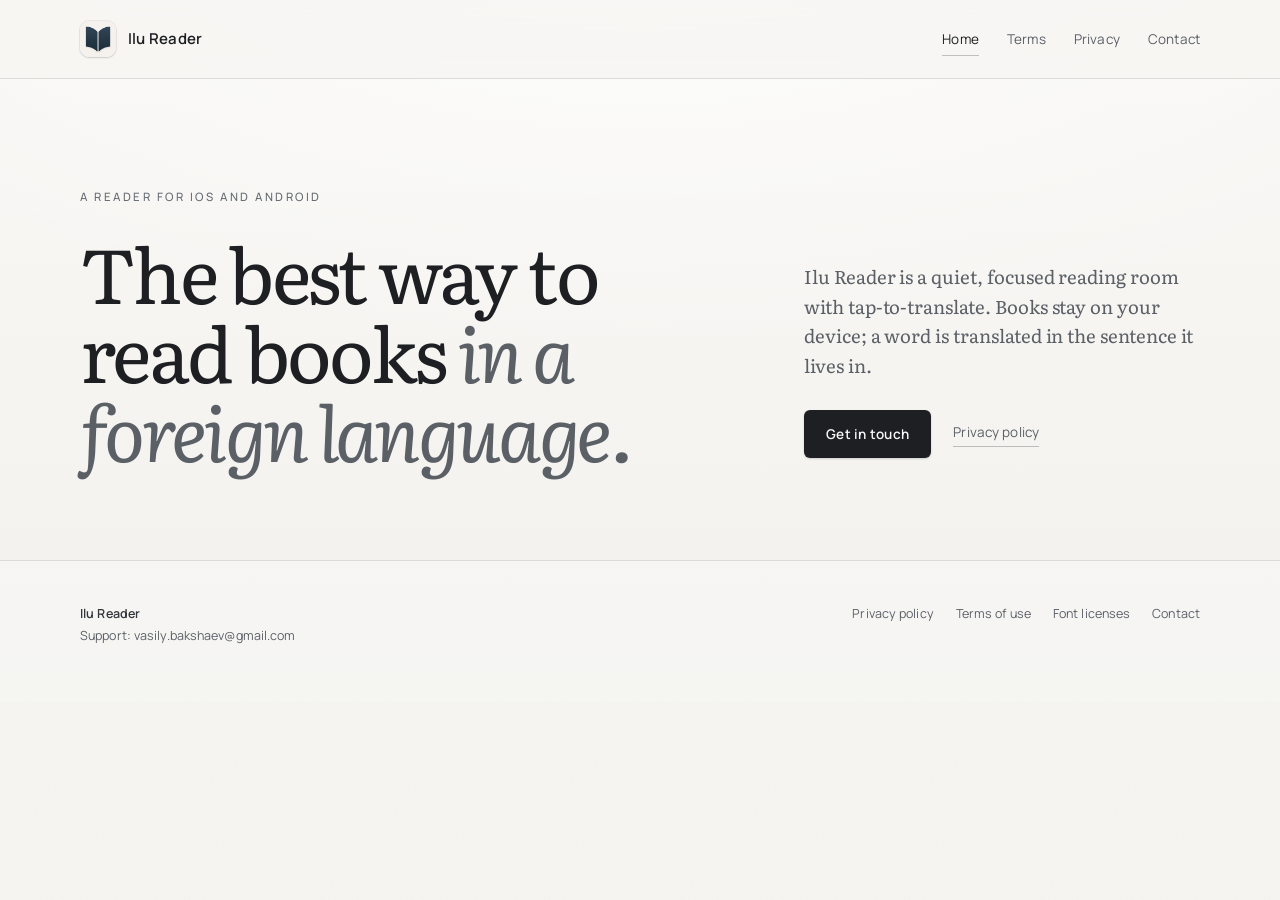
<file: index.html>
<!DOCTYPE html>
<html lang="en">
<head>
  <meta charset="UTF-8">
  <meta name="viewport" content="width=device-width, initial-scale=1.0">
  <meta name="description" content="Ilu Reader — the best way to read books in a foreign language, with tap-to-translate.">
  <meta name="theme-color" content="#f6f5f2">
  <link rel="canonical" href="https://vasilybakshaev.github.io/ilu-reader-legal/index.html">
  <title>Ilu Reader — the best way to read books in a foreign language</title>
  <link rel="icon" type="image/png" href="icon.png">
  <link rel="preload" href="fonts/Literata-Regular.woff2" as="font" type="font/woff2" crossorigin>
  <link rel="preload" href="fonts/Manrope-SemiBold.woff2" as="font" type="font/woff2" crossorigin>
  <link rel="stylesheet" href="styles.css">
</head>
<body>
  <header class="site-header">
    <div class="wrap">
      <a class="brand" href="index.html" aria-label="Ilu Reader — home">
        <img src="icon.png" alt="" width="36" height="36">
        <span>Ilu Reader</span>
      </a>
      <nav class="site-nav" aria-label="Main navigation">
        <a href="index.html" aria-current="page">Home</a>
        <a href="terms.html">Terms</a>
        <a href="privacy-policy.html">Privacy</a>
        <a href="mailto:vasily.bakshaev@gmail.com">Contact</a>
      </nav>
    </div>
  </header>

  <main>
    <section class="hero">
      <div class="wrap hero-grid">
        <div>
          <p class="eyebrow">A reader for iOS and Android</p>
          <h1>The best way to read books <em>in a foreign language.</em></h1>
        </div>
        <div class="hero-aside">
          <p class="lead">Ilu Reader is a quiet, focused reading room with tap-to-translate. Books stay on your device; a word is translated in the sentence it lives in.</p>
          <div class="actions">
            <a class="button" href="mailto:vasily.bakshaev@gmail.com?subject=Ilu%20Reader">Get in touch</a>
            <a class="text-link" href="privacy-policy.html">Privacy policy</a>
          </div>
        </div>
      </div>
    </section>
  </main>

  <footer class="site-footer">
    <div class="wrap">
      <div>
        <strong>Ilu Reader</strong><br>
        Support: <a href="mailto:vasily.bakshaev@gmail.com">vasily.bakshaev@gmail.com</a>
      </div>
      <nav class="footer-links" aria-label="Legal">
        <a href="privacy-policy.html">Privacy policy</a>
        <a href="terms.html">Terms of use</a>
        <a href="licenses.html">Font licenses</a>
        <a href="mailto:vasily.bakshaev@gmail.com">Contact</a>
      </nav>
    </div>
  </footer>
</body>
</html>
</file>
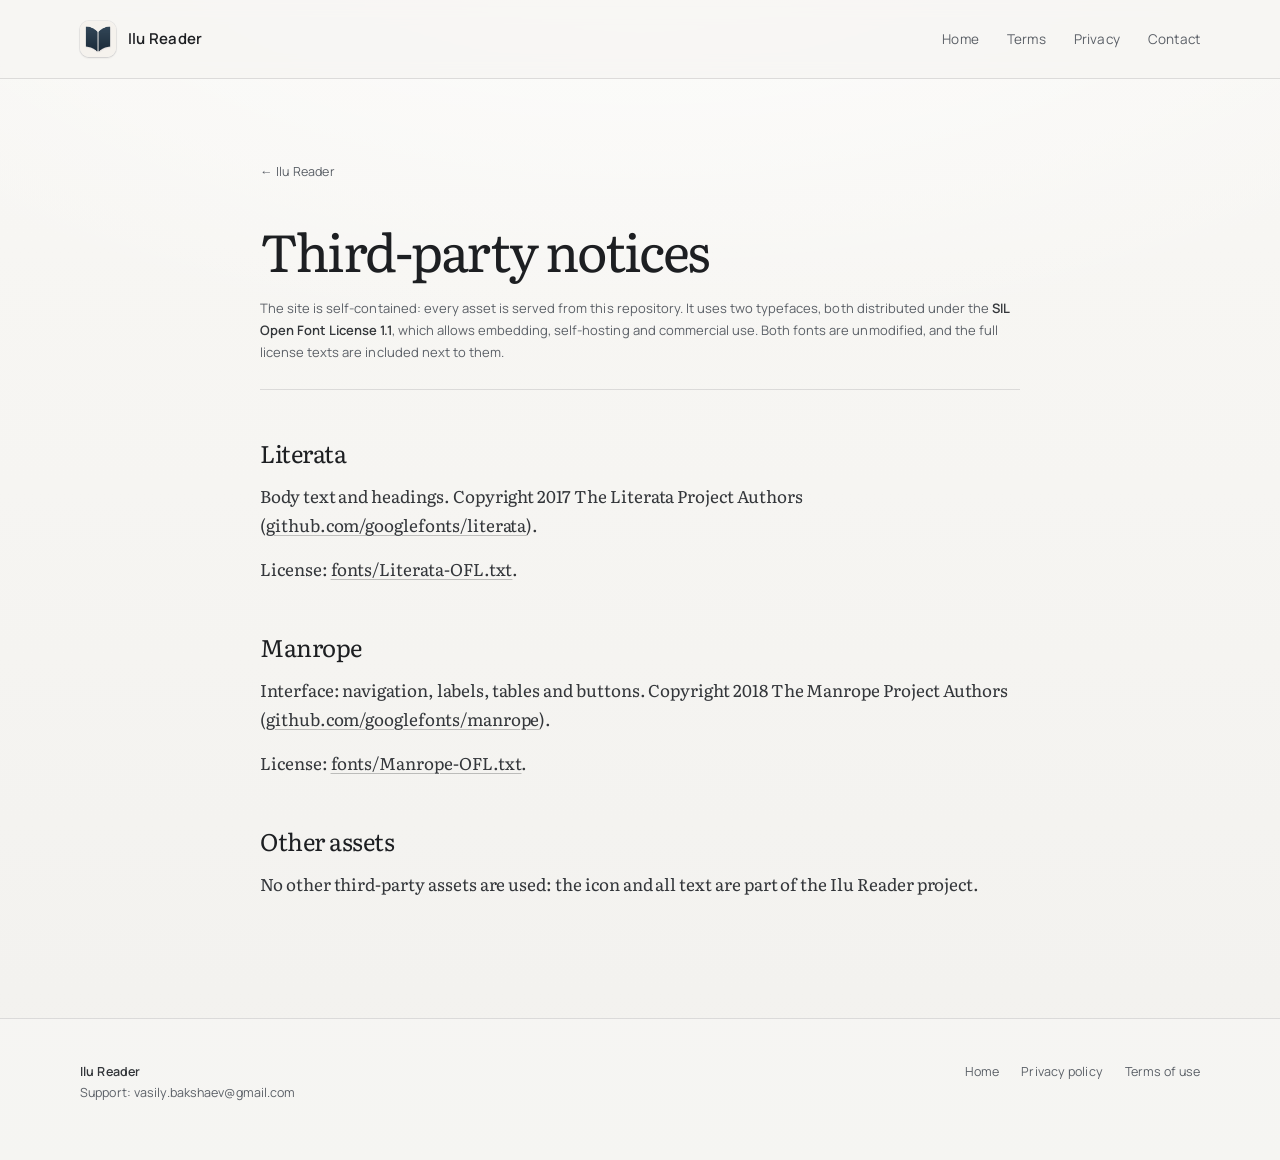
<file: licenses.html>
<!DOCTYPE html>
<html lang="en">
<head>
  <meta charset="UTF-8">
  <meta name="viewport" content="width=device-width, initial-scale=1.0">
  <meta name="description" content="Third-party notices for Ilu Reader — typeface licenses.">
  <meta name="theme-color" content="#f6f5f2">
  <link rel="canonical" href="https://vasilybakshaev.github.io/ilu-reader-legal/licenses.html">
  <title>Third-party notices — Ilu Reader</title>
  <link rel="icon" type="image/png" href="icon.png">
  <link rel="preload" href="fonts/Literata-Regular.woff2" as="font" type="font/woff2" crossorigin>
  <link rel="preload" href="fonts/Manrope-Regular.woff2" as="font" type="font/woff2" crossorigin>
  <link rel="stylesheet" href="styles.css">
</head>
<body>
  <header class="site-header">
    <div class="wrap">
      <a class="brand" href="index.html" aria-label="Ilu Reader — home">
        <img src="icon.png" alt="" width="36" height="36">
        <span>Ilu Reader</span>
      </a>
      <nav class="site-nav" aria-label="Main navigation">
        <a href="index.html">Home</a>
        <a href="terms.html">Terms</a>
        <a href="privacy-policy.html">Privacy</a>
        <a href="mailto:vasily.bakshaev@gmail.com">Contact</a>
      </nav>
    </div>
  </header>

  <main class="legal">
    <a class="back" href="index.html">← Ilu Reader</a>
    <h1>Third-party notices</h1>
    <p class="meta">The site is self-contained: every asset is served from this repository. It uses two typefaces, both distributed under the <strong>SIL Open Font License 1.1</strong>, which allows embedding, self-hosting and commercial use. Both fonts are unmodified, and the full license texts are included next to them.</p>

    <h2>Literata</h2>
    <p>Body text and headings. Copyright 2017 The Literata Project Authors (<a href="https://github.com/googlefonts/literata">github.com/googlefonts/literata</a>).</p>
    <p>License: <a href="fonts/Literata-OFL.txt">fonts/Literata-OFL.txt</a>.</p>

    <h2>Manrope</h2>
    <p>Interface: navigation, labels, tables and buttons. Copyright 2018 The Manrope Project Authors (<a href="https://github.com/googlefonts/manrope">github.com/googlefonts/manrope</a>).</p>
    <p>License: <a href="fonts/Manrope-OFL.txt">fonts/Manrope-OFL.txt</a>.</p>

    <h2>Other assets</h2>
    <p>No other third-party assets are used: the icon and all text are part of the Ilu Reader project.</p>
  </main>

  <footer class="site-footer">
    <div class="wrap">
      <div><strong>Ilu Reader</strong><br>Support: <a href="mailto:vasily.bakshaev@gmail.com">vasily.bakshaev@gmail.com</a></div>
      <nav class="footer-links" aria-label="Legal">
        <a href="index.html">Home</a>
        <a href="privacy-policy.html">Privacy policy</a>
        <a href="terms.html">Terms of use</a>
      </nav>
    </div>
  </footer>
</body>
</html>
</file>
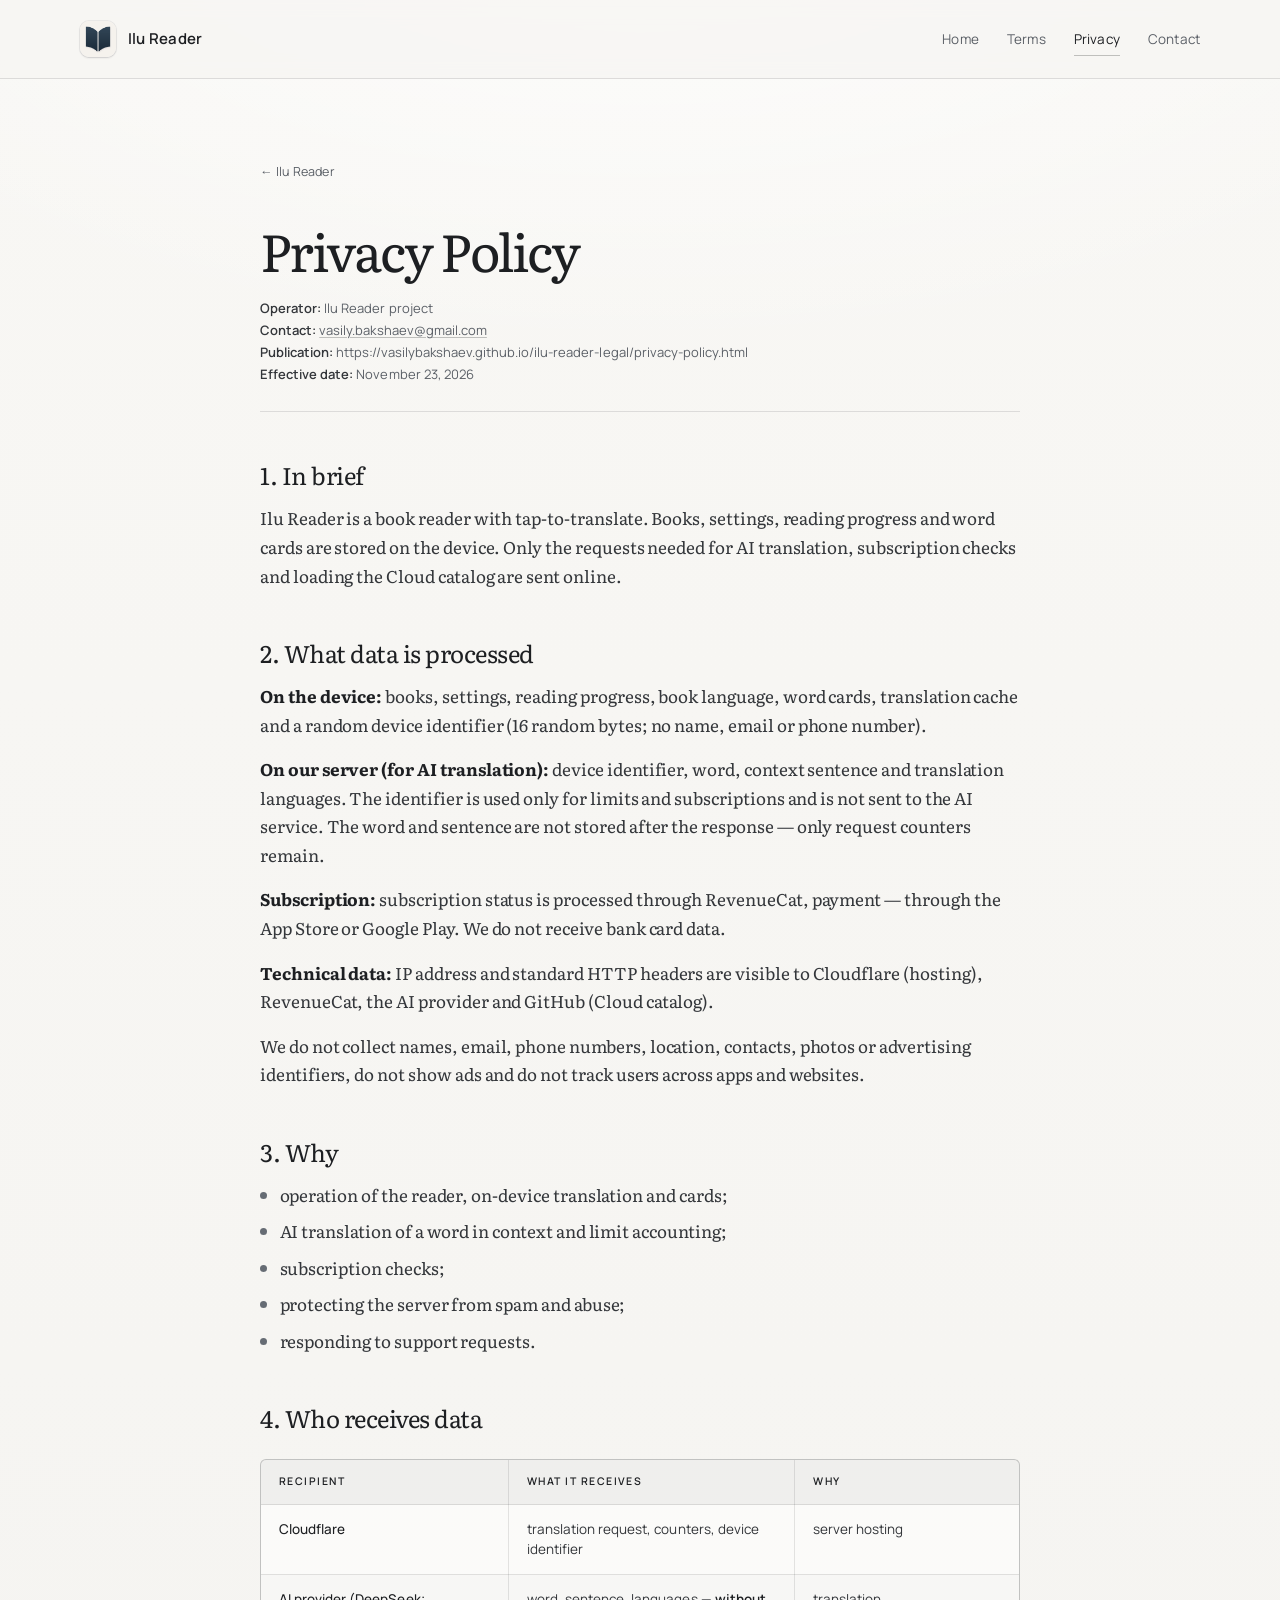
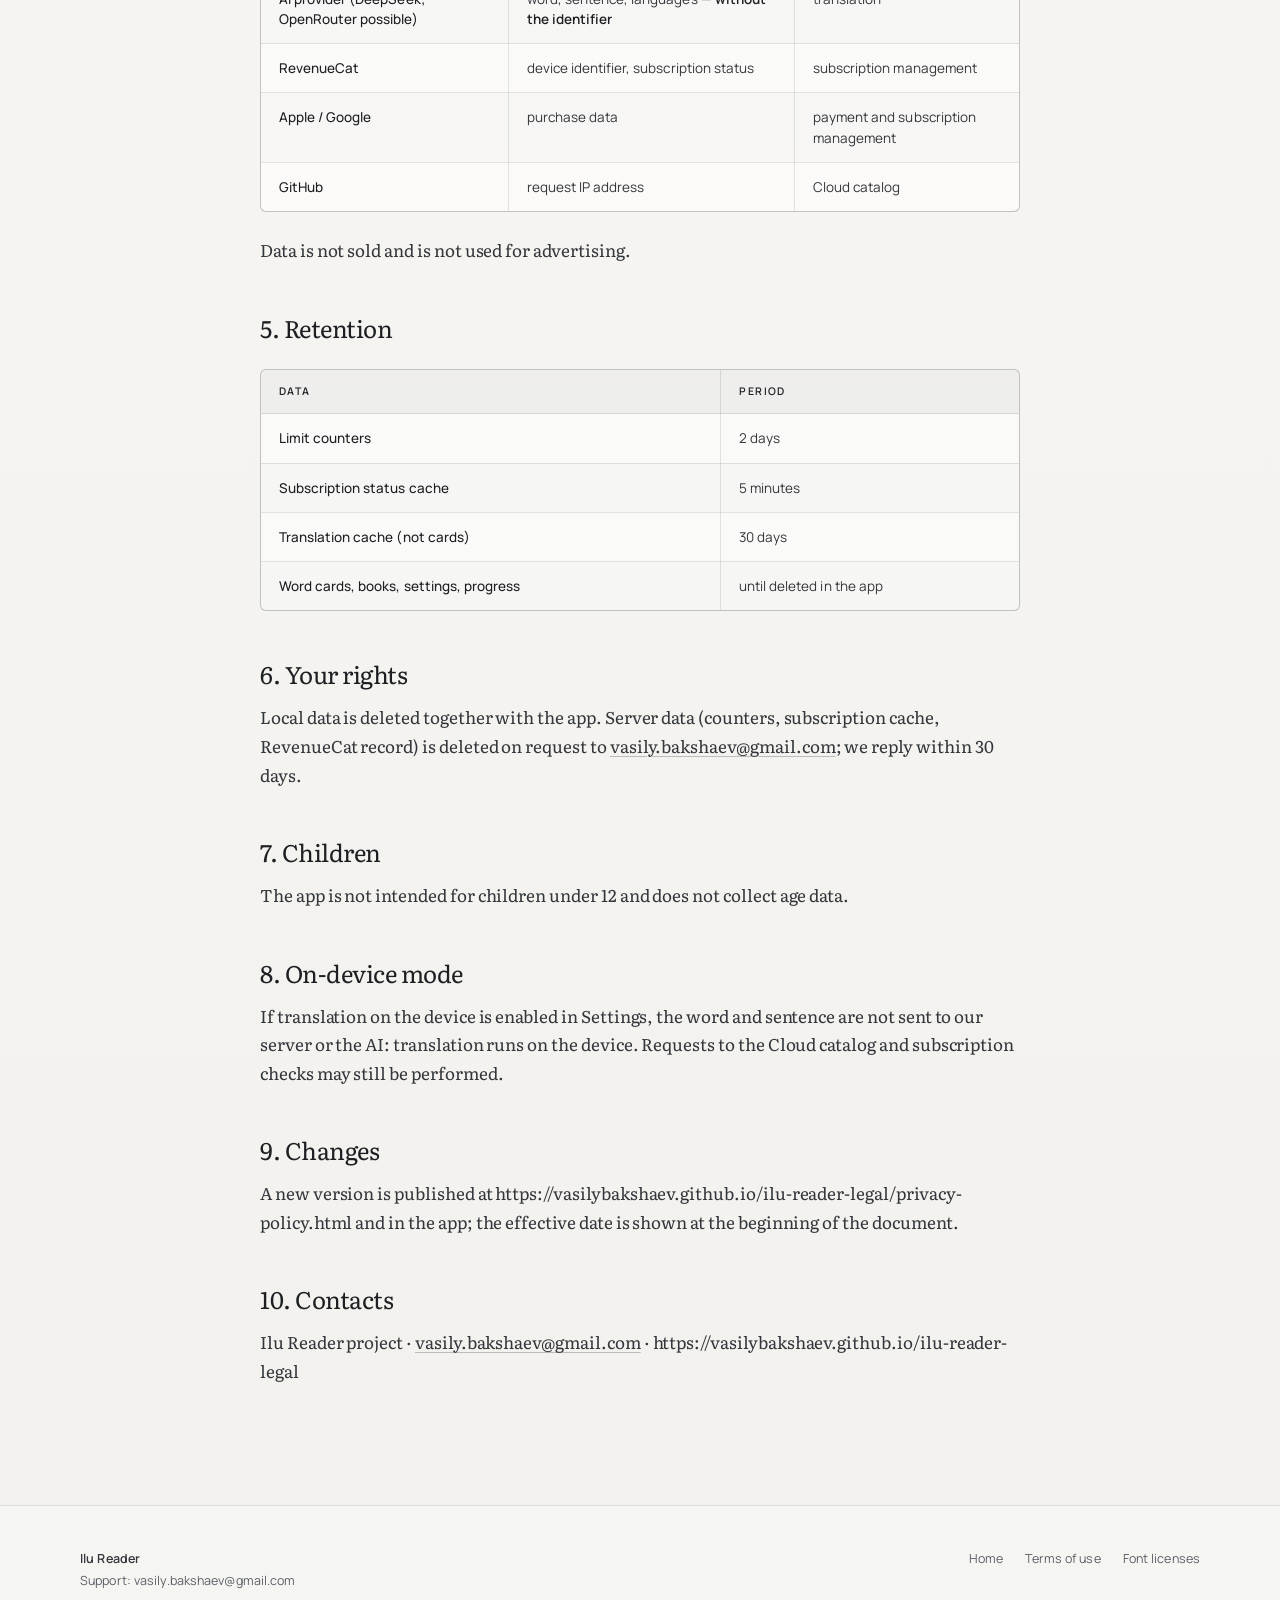
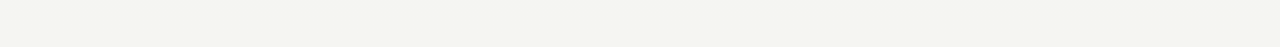
<file: privacy-policy.html>
<!DOCTYPE html>
<html lang="en">
<head>
  <meta charset="UTF-8">
  <meta name="viewport" content="width=device-width, initial-scale=1.0">
  <meta name="description" content="Ilu Reader Privacy Policy — what data is processed, why, who receives it and how to delete it.">
  <meta name="theme-color" content="#f6f5f2">
  <link rel="canonical" href="https://vasilybakshaev.github.io/ilu-reader-legal/privacy-policy.html">
  <title>Privacy Policy — Ilu Reader</title>
  <link rel="icon" type="image/png" href="icon.png">
  <link rel="preload" href="fonts/Literata-Regular.woff2" as="font" type="font/woff2" crossorigin>
  <link rel="preload" href="fonts/Manrope-Regular.woff2" as="font" type="font/woff2" crossorigin>
  <link rel="stylesheet" href="styles.css">
</head>
<body>
  <header class="site-header">
    <div class="wrap">
      <a class="brand" href="index.html" aria-label="Ilu Reader — home">
        <img src="icon.png" alt="" width="36" height="36">
        <span>Ilu Reader</span>
      </a>
      <nav class="site-nav" aria-label="Main navigation">
        <a href="index.html">Home</a>
        <a href="terms.html">Terms</a>
        <a href="privacy-policy.html" aria-current="page">Privacy</a>
        <a href="mailto:vasily.bakshaev@gmail.com">Contact</a>
      </nav>
    </div>
  </header>

  <main class="legal">
    <a class="back" href="index.html">← Ilu Reader</a>
    <h1>Privacy Policy</h1>
    <p class="meta"><strong>Operator:</strong> Ilu Reader project<br><strong>Contact:</strong> <a href="mailto:vasily.bakshaev@gmail.com">vasily.bakshaev@gmail.com</a><br><strong>Publication:</strong> https://vasilybakshaev.github.io/ilu-reader-legal/privacy-policy.html<br><strong>Effective date:</strong> November 23, 2026</p>

    <h2>1. In brief</h2>
    <p>Ilu Reader is a book reader with tap-to-translate. Books, settings, reading progress and word cards are stored on the device. Only the requests needed for AI translation, subscription checks and loading the Cloud catalog are sent online.</p>

    <h2>2. What data is processed</h2>
    <p><strong>On the device:</strong> books, settings, reading progress, book language, word cards, translation cache and a random device identifier (16 random bytes; no name, email or phone number).</p>
    <p><strong>On our server (for AI translation):</strong> device identifier, word, context sentence and translation languages. The identifier is used only for limits and subscriptions and is not sent to the AI service. The word and sentence are not stored after the response — only request counters remain.</p>
    <p><strong>Subscription:</strong> subscription status is processed through RevenueCat, payment — through the App Store or Google Play. We do not receive bank card data.</p>
    <p><strong>Technical data:</strong> IP address and standard HTTP headers are visible to Cloudflare (hosting), RevenueCat, the AI provider and GitHub (Cloud catalog).</p>
    <p>We do not collect names, email, phone numbers, location, contacts, photos or advertising identifiers, do not show ads and do not track users across apps and websites.</p>

    <h2>3. Why</h2>
    <ul>
      <li>operation of the reader, on-device translation and cards;</li>
      <li>AI translation of a word in context and limit accounting;</li>
      <li>subscription checks;</li>
      <li>protecting the server from spam and abuse;</li>
      <li>responding to support requests.</li>
    </ul>

    <h2>4. Who receives data</h2>
    <div class="table-wrap">
      <table>
        <thead><tr><th scope="col">Recipient</th><th scope="col">What it receives</th><th scope="col">Why</th></tr></thead>
        <tbody>
          <tr><td>Cloudflare</td><td>translation request, counters, device identifier</td><td>server hosting</td></tr>
          <tr><td>AI provider (DeepSeek; OpenRouter possible)</td><td>word, sentence, languages — <strong>without the identifier</strong></td><td>translation</td></tr>
          <tr><td>RevenueCat</td><td>device identifier, subscription status</td><td>subscription management</td></tr>
          <tr><td>Apple / Google</td><td>purchase data</td><td>payment and subscription management</td></tr>
          <tr><td>GitHub</td><td>request IP address</td><td>Cloud catalog</td></tr>
        </tbody>
      </table>
    </div>
    <p>Data is not sold and is not used for advertising.</p>

    <h2>5. Retention</h2>
    <div class="table-wrap">
      <table>
        <thead><tr><th scope="col">Data</th><th scope="col">Period</th></tr></thead>
        <tbody>
          <tr><td>Limit counters</td><td>2 days</td></tr>
          <tr><td>Subscription status cache</td><td>5 minutes</td></tr>
          <tr><td>Translation cache (not cards)</td><td>30 days</td></tr>
          <tr><td>Word cards, books, settings, progress</td><td>until deleted in the app</td></tr>
        </tbody>
      </table>
    </div>

    <h2>6. Your rights</h2>
    <p>Local data is deleted together with the app. Server data (counters, subscription cache, RevenueCat record) is deleted on request to <a href="mailto:vasily.bakshaev@gmail.com">vasily.bakshaev@gmail.com</a>; we reply within 30 days.</p>

    <h2>7. Children</h2>
    <p>The app is not intended for children under 12 and does not collect age data.</p>

    <h2>8. On-device mode</h2>
    <p>If translation on the device is enabled in Settings, the word and sentence are not sent to our server or the AI: translation runs on the device. Requests to the Cloud catalog and subscription checks may still be performed.</p>

    <h2>9. Changes</h2>
    <p>A new version is published at https://vasilybakshaev.github.io/ilu-reader-legal/privacy-policy.html and in the app; the effective date is shown at the beginning of the document.</p>

    <h2>10. Contacts</h2>
    <p>Ilu Reader project · <a href="mailto:vasily.bakshaev@gmail.com">vasily.bakshaev@gmail.com</a> · https://vasilybakshaev.github.io/ilu-reader-legal</p>
  </main>

  <footer class="site-footer">
    <div class="wrap">
      <div><strong>Ilu Reader</strong><br>Support: <a href="mailto:vasily.bakshaev@gmail.com">vasily.bakshaev@gmail.com</a></div>
      <nav class="footer-links" aria-label="Legal">
        <a href="index.html">Home</a>
        <a href="terms.html">Terms of use</a>
        <a href="licenses.html">Font licenses</a>
      </nav>
    </div>
  </footer>
</body>
</html>
</file>
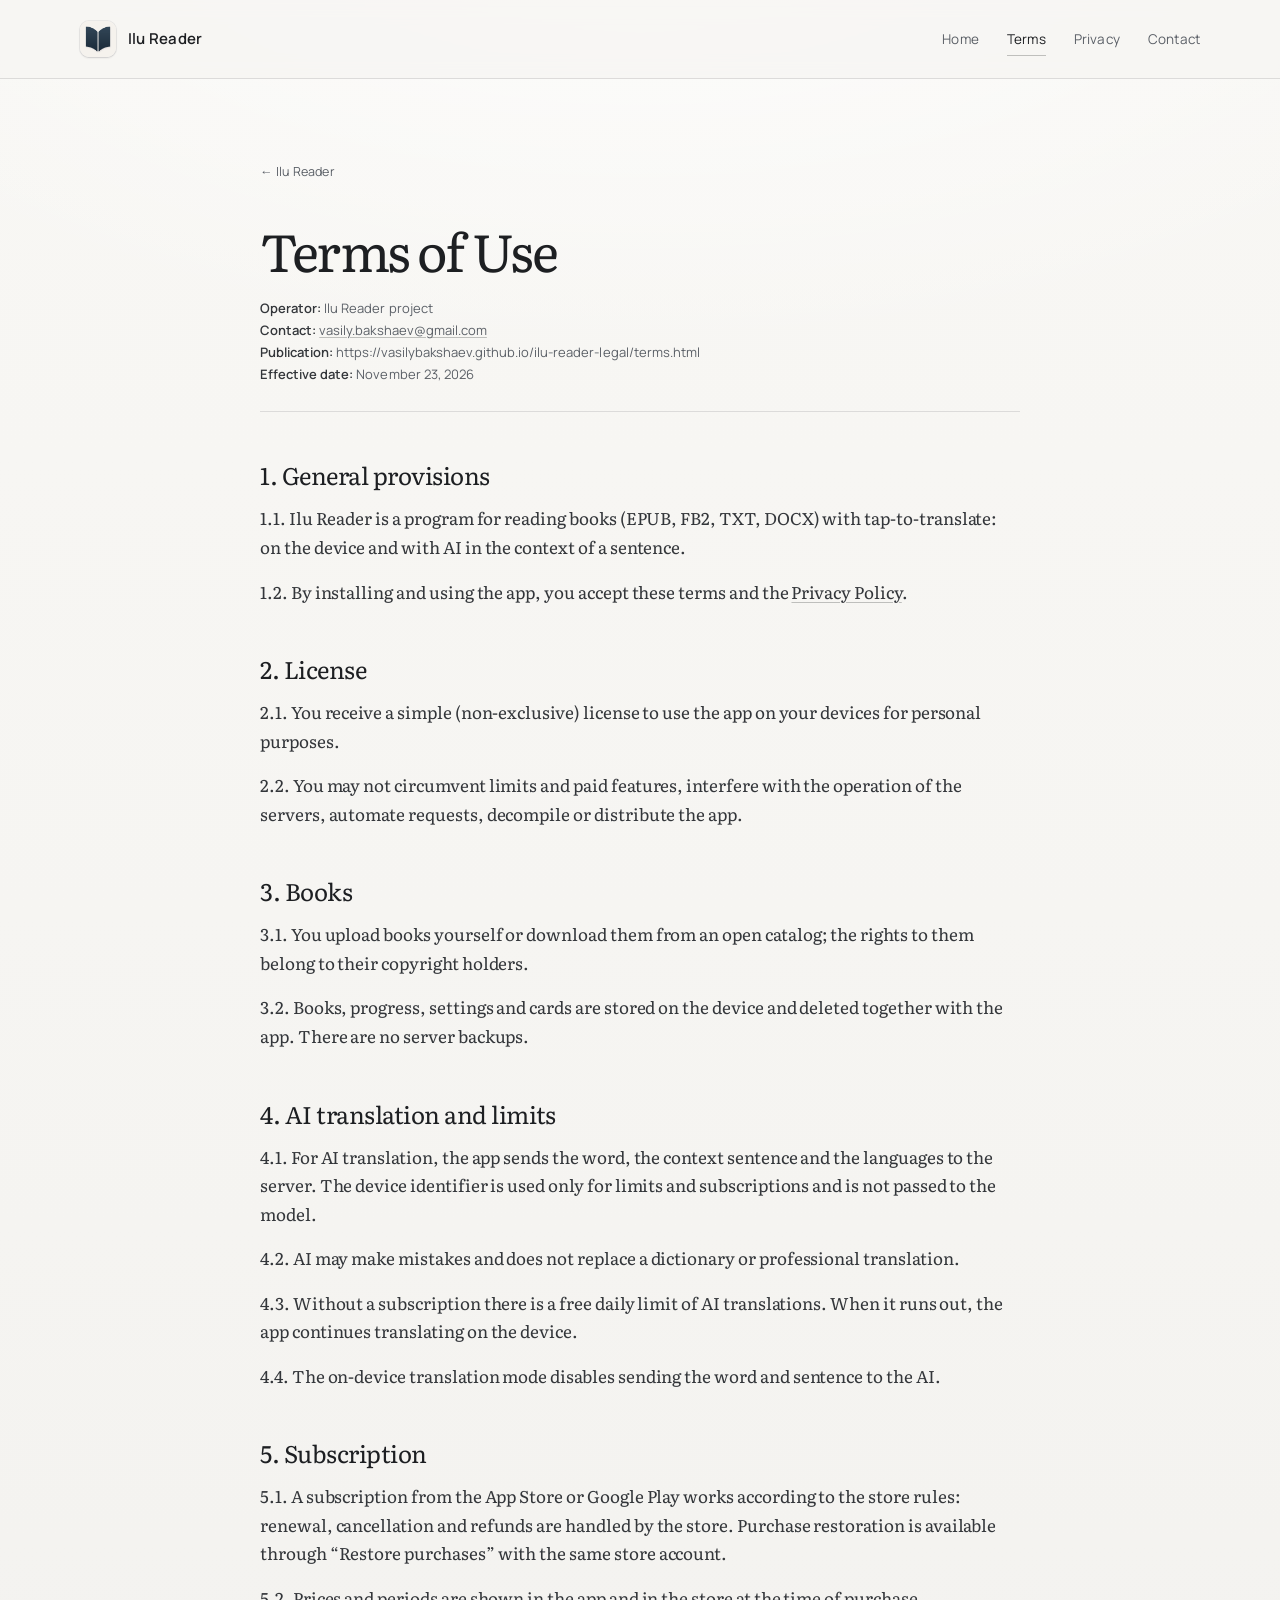
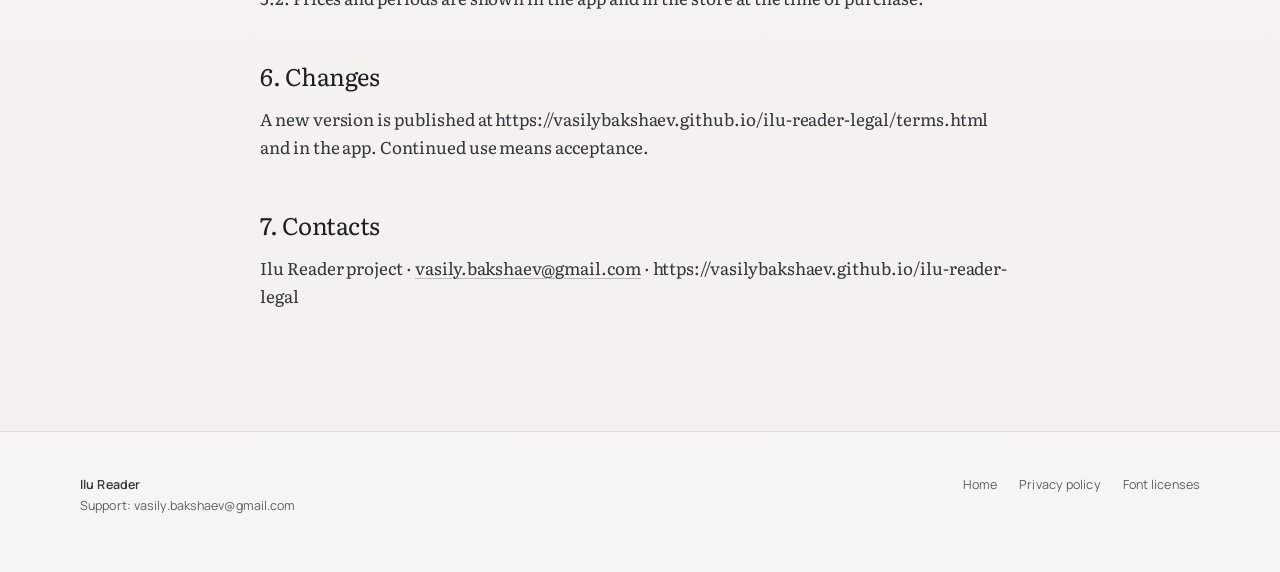
<file: terms.html>
<!DOCTYPE html>
<html lang="en">
<head>
  <meta charset="UTF-8">
  <meta name="viewport" content="width=device-width, initial-scale=1.0">
  <meta name="description" content="Ilu Reader Terms of Use — license, books, AI translation and subscription.">
  <meta name="theme-color" content="#f6f5f2">
  <link rel="canonical" href="https://vasilybakshaev.github.io/ilu-reader-legal/terms.html">
  <title>Terms of Use — Ilu Reader</title>
  <link rel="icon" type="image/png" href="icon.png">
  <link rel="preload" href="fonts/Literata-Regular.woff2" as="font" type="font/woff2" crossorigin>
  <link rel="preload" href="fonts/Manrope-Regular.woff2" as="font" type="font/woff2" crossorigin>
  <link rel="stylesheet" href="styles.css">
</head>
<body>
  <header class="site-header">
    <div class="wrap">
      <a class="brand" href="index.html" aria-label="Ilu Reader — home">
        <img src="icon.png" alt="" width="36" height="36">
        <span>Ilu Reader</span>
      </a>
      <nav class="site-nav" aria-label="Main navigation">
        <a href="index.html">Home</a>
        <a href="terms.html" aria-current="page">Terms</a>
        <a href="privacy-policy.html">Privacy</a>
        <a href="mailto:vasily.bakshaev@gmail.com">Contact</a>
      </nav>
    </div>
  </header>

  <main class="legal">
    <a class="back" href="index.html">← Ilu Reader</a>
    <h1>Terms of Use</h1>
    <p class="meta"><strong>Operator:</strong> Ilu Reader project<br><strong>Contact:</strong> <a href="mailto:vasily.bakshaev@gmail.com">vasily.bakshaev@gmail.com</a><br><strong>Publication:</strong> https://vasilybakshaev.github.io/ilu-reader-legal/terms.html<br><strong>Effective date:</strong> November 23, 2026</p>

    <h2>1. General provisions</h2>
    <p>1.1. Ilu Reader is a program for reading books (EPUB, FB2, TXT, DOCX) with tap-to-translate: on the device and with AI in the context of a sentence.</p>
    <p>1.2. By installing and using the app, you accept these terms and the <a href="privacy-policy.html">Privacy Policy</a>.</p>

    <h2>2. License</h2>
    <p>2.1. You receive a simple (non-exclusive) license to use the app on your devices for personal purposes.</p>
    <p>2.2. You may not circumvent limits and paid features, interfere with the operation of the servers, automate requests, decompile or distribute the app.</p>

    <h2>3. Books</h2>
    <p>3.1. You upload books yourself or download them from an open catalog; the rights to them belong to their copyright holders.</p>
    <p>3.2. Books, progress, settings and cards are stored on the device and deleted together with the app. There are no server backups.</p>

    <h2>4. AI translation and limits</h2>
    <p>4.1. For AI translation, the app sends the word, the context sentence and the languages to the server. The device identifier is used only for limits and subscriptions and is not passed to the model.</p>
    <p>4.2. AI may make mistakes and does not replace a dictionary or professional translation.</p>
    <p>4.3. Without a subscription there is a free daily limit of AI translations. When it runs out, the app continues translating on the device.</p>
    <p>4.4. The on-device translation mode disables sending the word and sentence to the AI.</p>

    <h2>5. Subscription</h2>
    <p>5.1. A subscription from the App Store or Google Play works according to the store rules: renewal, cancellation and refunds are handled by the store. Purchase restoration is available through “Restore purchases” with the same store account.</p>
    <p>5.2. Prices and periods are shown in the app and in the store at the time of purchase.</p>

    <h2>6. Changes</h2>
    <p>A new version is published at https://vasilybakshaev.github.io/ilu-reader-legal/terms.html and in the app. Continued use means acceptance.</p>

    <h2>7. Contacts</h2>
    <p>Ilu Reader project · <a href="mailto:vasily.bakshaev@gmail.com">vasily.bakshaev@gmail.com</a> · https://vasilybakshaev.github.io/ilu-reader-legal</p>
  </main>

  <footer class="site-footer">
    <div class="wrap">
      <div><strong>Ilu Reader</strong><br>Support: <a href="mailto:vasily.bakshaev@gmail.com">vasily.bakshaev@gmail.com</a></div>
      <nav class="footer-links" aria-label="Legal">
        <a href="index.html">Home</a>
        <a href="privacy-policy.html">Privacy policy</a>
        <a href="licenses.html">Font licenses</a>
      </nav>
    </div>
  </footer>
</body>
</html>
</file>
<file: styles.css>
/* Ilu Reader — static site.
   Colours and radii mirror the app: cool paper, graphite ink, strict 6/14 radii.
   Type: Literata (SIL OFL) carries the prose and headings, Manrope (SIL OFL)
   carries the interface — navigation, labels, tables, buttons. Both typefaces
   are self-hosted in fonts/ next to their licences. */

@font-face {
  font-family: 'Literata';
  src: url('fonts/Literata-Regular.woff2') format('woff2');
  font-weight: 400;
  font-style: normal;
  font-display: swap;
}
@font-face {
  font-family: 'Literata';
  src: url('fonts/Literata-Italic.woff2') format('woff2');
  font-weight: 400;
  font-style: italic;
  font-display: swap;
}
@font-face {
  font-family: 'Literata';
  src: url('fonts/Literata-Bold.woff2') format('woff2');
  font-weight: 700;
  font-style: normal;
  font-display: swap;
}
@font-face {
  font-family: 'Manrope';
  src: url('fonts/Manrope-Regular.woff2') format('woff2');
  font-weight: 400;
  font-style: normal;
  font-display: swap;
}
@font-face {
  font-family: 'Manrope';
  src: url('fonts/Manrope-Medium.woff2') format('woff2');
  font-weight: 500;
  font-style: normal;
  font-display: swap;
}
@font-face {
  font-family: 'Manrope';
  src: url('fonts/Manrope-SemiBold.woff2') format('woff2');
  font-weight: 600;
  font-style: normal;
  font-display: swap;
}

:root {
  /* Barely grey, almost white paper — cool, dust-free, with a fine grain. */
  --paper: #f6f5f2;
  --paper-high: #faf9f7;
  --paper-low: #f2f1ee;
  /* Deep graphite ink. */
  --ink: #1d1f22;
  --ink-soft: #33363a;
  --muted: #5b6067;
  --quiet: #666c74;
  --line: rgba(29, 31, 34, 0.12);
  --line-strong: rgba(29, 31, 34, 0.26);
  --grid: rgba(29, 31, 34, 0.11);
  --plate: rgba(29, 31, 34, 0.032);
  --accent: #24272b;
  --radius-sm: 6px;
  --radius-lg: 14px;
  --max: 1120px;
  --measure: 760px;
  --font-serif: 'Literata', Georgia, 'Times New Roman', serif;
  --font-sans: 'Manrope', -apple-system, BlinkMacSystemFont, 'Helvetica Neue', Arial, sans-serif;
  /* Fractal-noise grain: gives the flat paper a printed, tactile surface. */
  --grain: url("data:image/svg+xml,%3Csvg xmlns='http://www.w3.org/2000/svg' width='180' height='180'%3E%3Cfilter id='g'%3E%3CfeTurbulence type='fractalNoise' baseFrequency='0.8' numOctaves='3' stitchTiles='stitch'/%3E%3CfeColorMatrix type='saturate' values='0'/%3E%3C/filter%3E%3Crect width='180' height='180' filter='url(%23g)' opacity='0.045'/%3E%3C/svg%3E");
}

*,
*::before,
*::after {
  box-sizing: border-box;
}

html {
  scroll-behavior: smooth;
  -webkit-text-size-adjust: 100%;
}

body {
  margin: 0;
  background-color: var(--paper);
  background-image:
    radial-gradient(1400px 720px at 50% -18%, rgba(255, 255, 255, 0.9), rgba(255, 255, 255, 0) 72%),
    linear-gradient(180deg, #f8f7f4 0%, var(--paper) 42%, var(--paper-low) 100%),
    var(--grain);
  background-repeat: no-repeat, no-repeat, repeat;
  background-size: 100% 900px, 100% 100%, 180px 180px;
  color: var(--ink);
  font-family: var(--font-serif);
  font-size: 17px;
  line-height: 1.68;
  letter-spacing: -0.003em;
  -webkit-font-smoothing: antialiased;
  -moz-osx-font-smoothing: grayscale;
  text-rendering: optimizeLegibility;
}

::selection {
  background: rgba(29, 31, 34, 0.14);
}

a {
  color: inherit;
  text-decoration-thickness: 1px;
  text-underline-offset: 0.18em;
  transition: color 0.18s ease, opacity 0.18s ease;
}

a:hover {
  opacity: 0.72;
}

a:focus-visible,
.button:focus-visible {
  outline: 2px solid var(--ink);
  outline-offset: 3px;
  border-radius: 3px;
}

.wrap {
  width: min(calc(100% - 48px), var(--max));
  margin-inline: auto;
}

.site-header {
  position: sticky;
  top: 0;
  z-index: 10;
  border-bottom: 1px solid var(--line);
  background: rgba(246, 245, 242, 0.78);
  -webkit-backdrop-filter: saturate(130%) blur(10px);
  backdrop-filter: saturate(130%) blur(10px);
}

.site-header .wrap {
  display: flex;
  align-items: center;
  justify-content: space-between;
  gap: 24px;
  min-height: 78px;
}

.brand {
  display: inline-flex;
  align-items: center;
  gap: 12px;
  font-family: var(--font-sans);
  font-size: 15px;
  font-weight: 600;
  letter-spacing: 0.015em;
  text-decoration: none;
}

.brand:hover {
  opacity: 1;
}

.brand img {
  width: 36px;
  height: 36px;
  border-radius: 9px;
  display: block;
  box-shadow: 0 1px 2px rgba(29, 31, 34, 0.14), 0 0 0 1px rgba(29, 31, 34, 0.06);
}

.site-nav {
  display: flex;
  align-items: center;
  gap: 28px;
  font-family: var(--font-sans);
  font-size: 13.5px;
  letter-spacing: 0.012em;
  color: var(--muted);
}

.site-nav a {
  position: relative;
  padding-block: 6px;
  text-decoration: none;
}

.site-nav a::after {
  content: '';
  position: absolute;
  inset: auto 0 0 0;
  height: 1px;
  background: currentColor;
  transform: scaleX(0);
  transform-origin: left center;
  transition: transform 0.24s ease;
}

.site-nav a:hover {
  color: var(--ink);
  opacity: 1;
}

.site-nav a:hover::after {
  transform: scaleX(1);
}

.site-nav a[aria-current='page'] {
  color: var(--ink);
}

.site-nav a[aria-current='page']::after {
  transform: scaleX(1);
  background: var(--line-strong);
}

/* Landing page */

.hero {
  padding: 108px 0 92px;
}

.eyebrow {
  margin: 0 0 26px;
  color: var(--quiet);
  font-family: var(--font-sans);
  font-size: 11.5px;
  font-weight: 500;
  letter-spacing: 0.22em;
  text-transform: uppercase;
}

.hero h1 {
  margin: 0;
  max-width: 15ch;
  font-family: var(--font-serif);
  font-size: clamp(42px, 6.2vw, 76px);
  font-weight: 400;
  line-height: 1.035;
  letter-spacing: -0.035em;
}

.hero h1 em {
  font-style: italic;
  color: var(--muted);
}

.hero-grid {
  display: grid;
  grid-template-columns: minmax(0, 1.25fr) minmax(260px, 0.75fr);
  gap: 64px;
  align-items: end;
}

.hero-aside {
  padding-bottom: 10px;
}

.lead {
  margin: 0 0 30px;
  max-width: 38ch;
  color: var(--muted);
  font-size: 18.5px;
  line-height: 1.6;
}

.actions {
  display: flex;
  flex-wrap: wrap;
  align-items: center;
  gap: 22px;
}

.button {
  display: inline-flex;
  align-items: center;
  justify-content: center;
  min-height: 48px;
  padding: 0 22px;
  border-radius: var(--radius-sm);
  background: var(--ink);
  color: var(--paper-high);
  font-family: var(--font-sans);
  font-size: 13.5px;
  font-weight: 600;
  letter-spacing: 0.02em;
  text-decoration: none;
  box-shadow: 0 1px 2px rgba(29, 31, 34, 0.18);
  transition: background 0.2s ease, box-shadow 0.2s ease, transform 0.2s ease;
}

.button:hover {
  background: #0f1113;
  box-shadow: 0 2px 6px rgba(29, 31, 34, 0.22);
  opacity: 1;
  transform: translateY(-1px);
}

.text-link {
  padding-bottom: 2px;
  border-bottom: 1px solid var(--line-strong);
  color: var(--muted);
  font-family: var(--font-sans);
  font-size: 13.5px;
  letter-spacing: 0.01em;
  text-decoration: none;
}

.text-link:hover {
  color: var(--ink);
  border-bottom-color: var(--ink);
  opacity: 1;
}

.features {
  display: grid;
  grid-template-columns: repeat(3, minmax(0, 1fr));
  gap: 40px;
  padding: 56px 0 88px;
}

.feature {
  border-top: 1px solid var(--line-strong);
  padding-top: 18px;
}

.feature .number {
  display: block;
  margin-bottom: 28px;
  color: var(--quiet);
  font-family: var(--font-sans);
  font-size: 11.5px;
  letter-spacing: 0.18em;
}

.feature h2 {
  margin: 0 0 10px;
  font-family: var(--font-serif);
  font-size: 23px;
  font-weight: 400;
  letter-spacing: -0.02em;
}

.feature p {
  margin: 0;
  color: var(--muted);
  font-size: 15px;
  line-height: 1.6;
}

.band {
  background: var(--plate);
  border-block: 1px solid var(--line);
}

.band .wrap {
  padding: 72px 0;
}

.band blockquote {
  margin: 0 auto;
  max-width: 850px;
  font-family: var(--font-serif);
  font-size: clamp(28px, 4vw, 44px);
  font-weight: 400;
  line-height: 1.22;
  letter-spacing: -0.03em;
  text-align: center;
}

.band blockquote em {
  color: var(--muted);
}

.band .caption {
  margin: 26px 0 0;
  color: var(--quiet);
  font-family: var(--font-sans);
  font-size: 11.5px;
  letter-spacing: 0.18em;
  text-align: center;
  text-transform: uppercase;
}

.quiet-section {
  display: grid;
  grid-template-columns: minmax(0, 0.8fr) minmax(0, 1.2fr);
  gap: 72px;
  padding: 88px 0;
}

.quiet-section h2 {
  margin: 0;
  font-family: var(--font-serif);
  font-size: clamp(30px, 4vw, 44px);
  font-weight: 400;
  line-height: 1.12;
  letter-spacing: -0.035em;
}

.quiet-section p {
  margin: 0 0 18px;
  color: var(--muted);
}

.quiet-section p:last-child {
  margin-bottom: 0;
}

/* Footer */

.site-footer {
  border-top: 1px solid var(--line);
  background: rgba(250, 249, 247, 0.5);
}

.site-footer .wrap {
  display: flex;
  flex-wrap: wrap;
  align-items: flex-start;
  justify-content: space-between;
  gap: 28px;
  padding: 42px 0 56px;
  color: var(--muted);
  font-family: var(--font-sans);
  font-size: 12.5px;
  line-height: 1.7;
  letter-spacing: 0.008em;
}

.site-footer strong {
  color: var(--ink-soft);
  font-weight: 600;
}

.site-footer a {
  text-decoration: none;
}

.site-footer a:hover {
  color: var(--ink);
  opacity: 1;
}

.footer-links {
  display: flex;
  flex-wrap: wrap;
  gap: 22px;
}

/* Legal pages */

.legal {
  width: min(calc(100% - 48px), var(--measure));
  margin: 0 auto;
  padding: 76px 0 104px;
  overflow-wrap: break-word;
}

.legal .back {
  display: inline-flex;
  align-items: center;
  gap: 8px;
  margin-bottom: 40px;
  color: var(--muted);
  font-family: var(--font-sans);
  font-size: 12.5px;
  letter-spacing: 0.015em;
  text-decoration: none;
}

.legal .back:hover {
  color: var(--ink);
  opacity: 1;
}

.legal h1 {
  margin: 0 0 20px;
  font-family: var(--font-serif);
  font-size: clamp(34px, 5vw, 52px);
  font-weight: 400;
  line-height: 1.06;
  letter-spacing: -0.035em;
}

.legal .meta {
  margin: 0 0 44px;
  padding-bottom: 26px;
  border-bottom: 1px solid var(--line);
  color: var(--muted);
  font-family: var(--font-sans);
  font-size: 13px;
  line-height: 1.7;
  letter-spacing: 0.002em;
}

.legal .meta strong {
  color: var(--ink-soft);
  font-weight: 600;
}

.legal h2 {
  margin: 48px 0 14px;
  font-family: var(--font-serif);
  font-size: 24px;
  font-weight: 400;
  line-height: 1.25;
  letter-spacing: -0.02em;
}

.legal p {
  margin: 0 0 16px;
}

.legal p,
.legal li {
  color: var(--ink-soft);
}

.legal strong {
  color: var(--ink);
}

.legal ul {
  margin: 0 0 18px;
  padding-left: 1.15em;
}

.legal li {
  margin-bottom: 8px;
}

.legal li::marker {
  color: var(--quiet);
}

.legal a {
  text-decoration-color: var(--line-strong);
}

.legal a:hover {
  color: var(--ink);
  text-decoration-color: var(--ink);
  opacity: 1;
}

/* Tables: a printed grid that keeps breathing room on both sides. */

.table-wrap {
  margin: 26px 0 24px;
  border: 1px solid var(--line-strong);
  border-radius: var(--radius-sm);
  background: rgba(255, 255, 255, 0.55);
  overflow-x: auto;
  -webkit-overflow-scrolling: touch;
  scrollbar-width: thin;
}

.table-wrap::-webkit-scrollbar {
  height: 8px;
}

.table-wrap::-webkit-scrollbar-thumb {
  background: rgba(29, 31, 34, 0.18);
  border-radius: 4px;
}

.legal table {
  width: 100%;
  min-width: 500px;
  border-collapse: collapse;
  font-family: var(--font-sans);
  font-size: 13.5px;
  line-height: 1.5;
  letter-spacing: 0.002em;
}

.legal th,
.legal td {
  padding: 14px 18px;
  border-right: 1px solid var(--grid);
  border-bottom: 1px solid var(--grid);
  text-align: left;
  vertical-align: top;
}

.legal th:last-child,
.legal td:last-child {
  border-right: 0;
}

.legal tbody tr:last-child td {
  border-bottom: 0;
}

.legal thead th {
  background: rgba(29, 31, 34, 0.05);
  color: var(--ink);
  font-size: 10.5px;
  font-weight: 600;
  letter-spacing: 0.14em;
  text-transform: uppercase;
  white-space: nowrap;
}

.legal tbody tr:nth-child(even) {
  background: rgba(29, 31, 34, 0.016);
}

.legal tbody tr:hover {
  background: rgba(29, 31, 34, 0.032);
}

.legal td {
  color: var(--ink-soft);
}

.legal td:first-child {
  color: var(--ink);
  font-weight: 500;
}

.legal td strong {
  font-weight: 600;
}

@media (max-width: 900px) {
  .hero-grid,
  .quiet-section {
    grid-template-columns: 1fr;
    align-items: start;
  }

  .hero-grid {
    gap: 36px;
  }

  .quiet-section {
    gap: 28px;
  }

  .hero h1 {
    max-width: 16ch;
  }
}

@media (max-width: 760px) {
  .wrap {
    width: min(calc(100% - 40px), var(--max));
  }

  .site-header .wrap {
    min-height: 66px;
  }

  .site-nav {
    gap: 17px;
    font-size: 12.5px;
  }

  .hero {
    padding: 68px 0 60px;
  }

  .hero h1 {
    max-width: 14ch;
  }

  .lead {
    font-size: 17.5px;
  }

  .features {
    grid-template-columns: 1fr;
    gap: 34px;
    padding: 44px 0 68px;
  }

  .band .wrap {
    padding: 56px 0;
  }

  .quiet-section {
    padding: 64px 0;
  }

  .site-footer .wrap {
    padding: 34px 0 44px;
  }

  .legal {
    width: min(calc(100% - 40px), var(--measure));
    padding: 48px 0 72px;
  }

  .legal h1 {
    margin-bottom: 16px;
  }

  .legal .meta {
    margin-bottom: 34px;
    padding-bottom: 22px;
  }

  .legal h2 {
    margin: 38px 0 12px;
    font-size: 22px;
  }

  .table-wrap {
    margin: 22px 0;
  }

  .legal table {
    min-width: 460px;
    font-size: 13px;
  }

  .legal th,
  .legal td {
    padding: 12px 14px;
  }
}

@media (max-width: 520px) {
  .legal table {
    min-width: 0;
    font-size: 12.5px;
  }

  .legal th,
  .legal td {
    padding: 10px 12px;
  }

  .legal thead th {
    font-size: 10px;
    letter-spacing: 0.1em;
    white-space: normal;
  }
}

@media (max-width: 460px) {
  .brand span {
    display: none;
  }

  .site-nav {
    gap: 15px;
  }
}

@media (prefers-reduced-motion: reduce) {
  html {
    scroll-behavior: auto;
  }

  *,
  *::before,
  *::after {
    transition-duration: 0.01ms !important;
    animation-duration: 0.01ms !important;
  }
}

.rule {
  border: 0;
  border-top: 1px solid var(--line);
  margin: 0;
}
</file>
